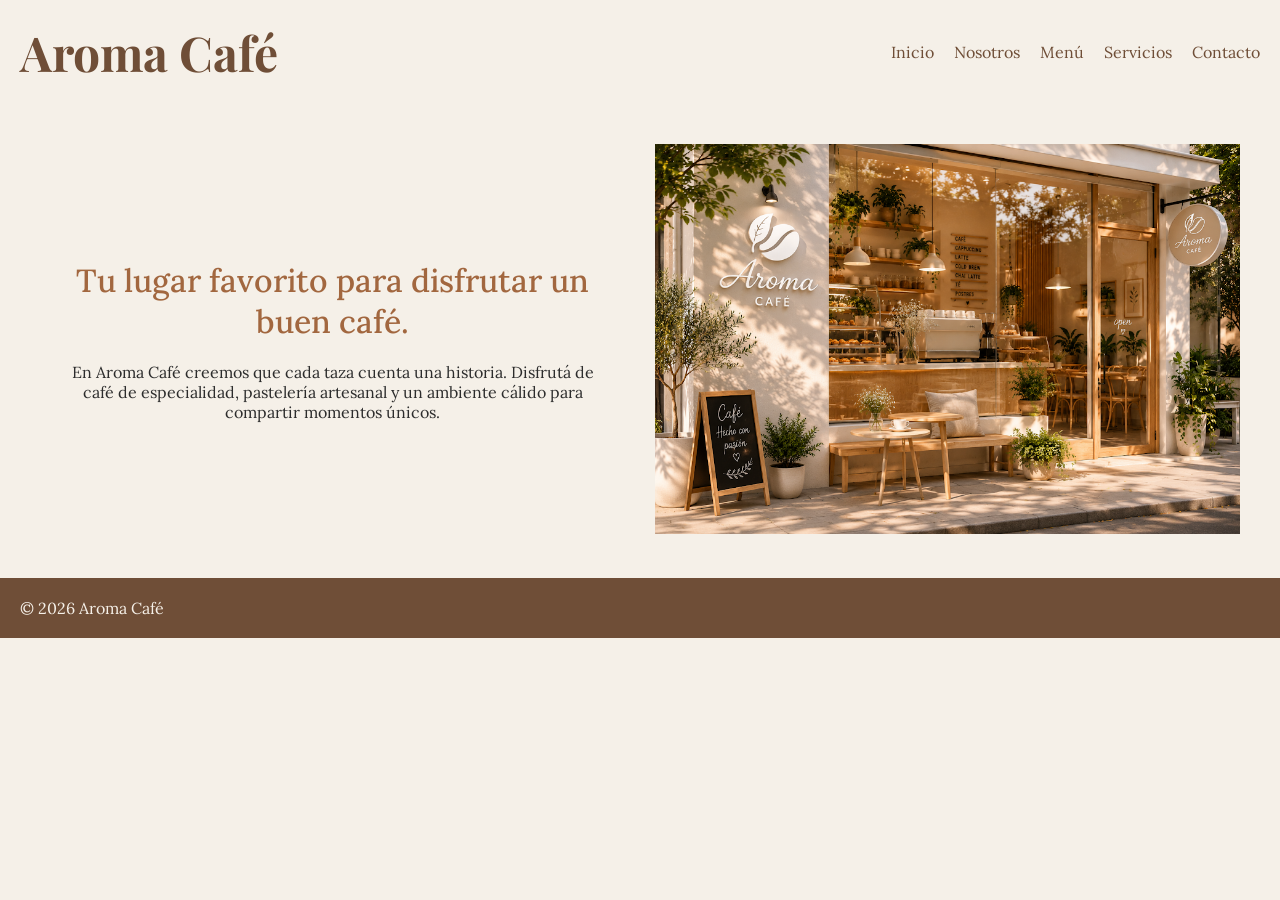
<file: aroma-cafe/index.html>
<!DOCTYPE html>
<html lang="es">
<head>
    <meta charset="UTF-8">
    <meta name="viewport" content="width=device-width, initial-scale=1.0">
    <title>Aroma Café</title>
    <link rel="stylesheet" href="./styles/styles.css">
</head>
<body>
    <header>
        <h1>Aroma Café</h1>
            <nav>
                <ul>
                    <li><a href="index.html">Inicio</a></li>
                    <li><a href="pages/nosotros.html">Nosotros</a></li>
                    <li><a href="pages/menu.html">Menú</a></li>
                    <li><a href="pages/servicios.html">Servicios</a></li>
                    <li><a href="pages/contacto.html">Contacto</a></li>
                </ul>
            </nav>
    </header>
    <main>
        <section class="seccion-inicio">
            <article>
                <h2>Tu lugar favorito para disfrutar un buen café.</h2>
                <p>En Aroma Café creemos que cada taza cuenta una historia.
                Disfrutá de café de especialidad, pastelería artesanal y un ambiente cálido para compartir momentos únicos.</p>
            </article>
            <figure>
                <img src="img/cafeteria.png" alt="Interior Aroma Café">
            </figure>
        </section>
    </main>
    <footer>
        <p> © 2026 Aroma Café </p>
    </footer>
</body>
</html>
</file>
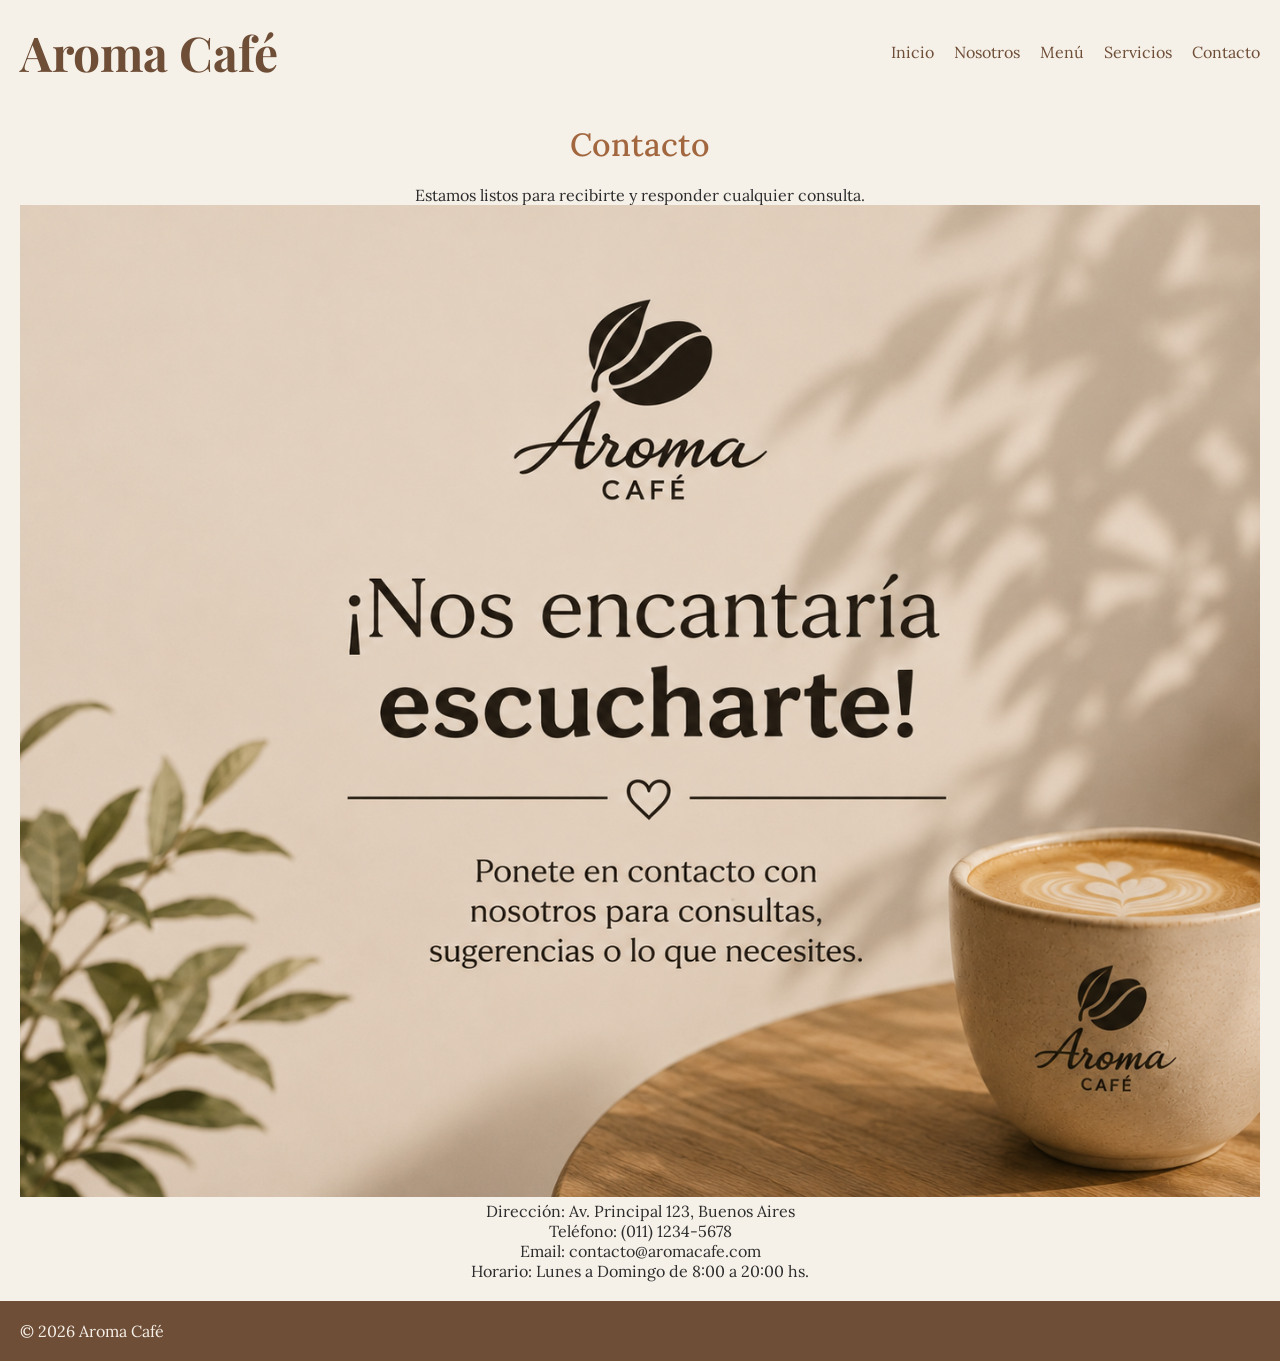
<file: aroma-cafe/pages/contacto.html>
<!DOCTYPE html>
<html lang="es">
<head>
    <meta charset="UTF-8">
    <meta name="viewport" content="width=device-width, initial-scale=1.0">
    <title>Contacto | Aroma Café</title>
    <link rel="stylesheet" href="../styles/styles.css">
</head>
<body>
    <header>
        <h1>Aroma Café</h1>
        <nav>
            <ul>
                <li><a href="../index.html">Inicio</a></li>
                <li><a href="nosotros.html">Nosotros</a></li>
                <li><a href="menu.html">Menú</a></li>
                <li><a href="servicios.html">Servicios</a></li>
                <li><a href="contacto.html">Contacto</a></li>
            </ul>
        </nav>
    </header>
    <main>
        <section>
                <h2>Contacto</h2>
                <p>Estamos listos para recibirte y responder cualquier consulta.</p>
                <figure>
                    <img src="../img/contacto.png" alt="Contacto Aroma Café">
                </figure>
                <p>Dirección: Av. Principal 123, Buenos Aires</p>
                <p>Teléfono: (011) 1234-5678</p>
                <p>Email: contacto@aromacafe.com</p>
                <p>Horario: Lunes a Domingo de 8:00 a 20:00 hs.</p>
        </section>
    </main>
    <footer>
        <p> © 2026 Aroma Café </p>
    </footer>
</body>
</html>
</file>
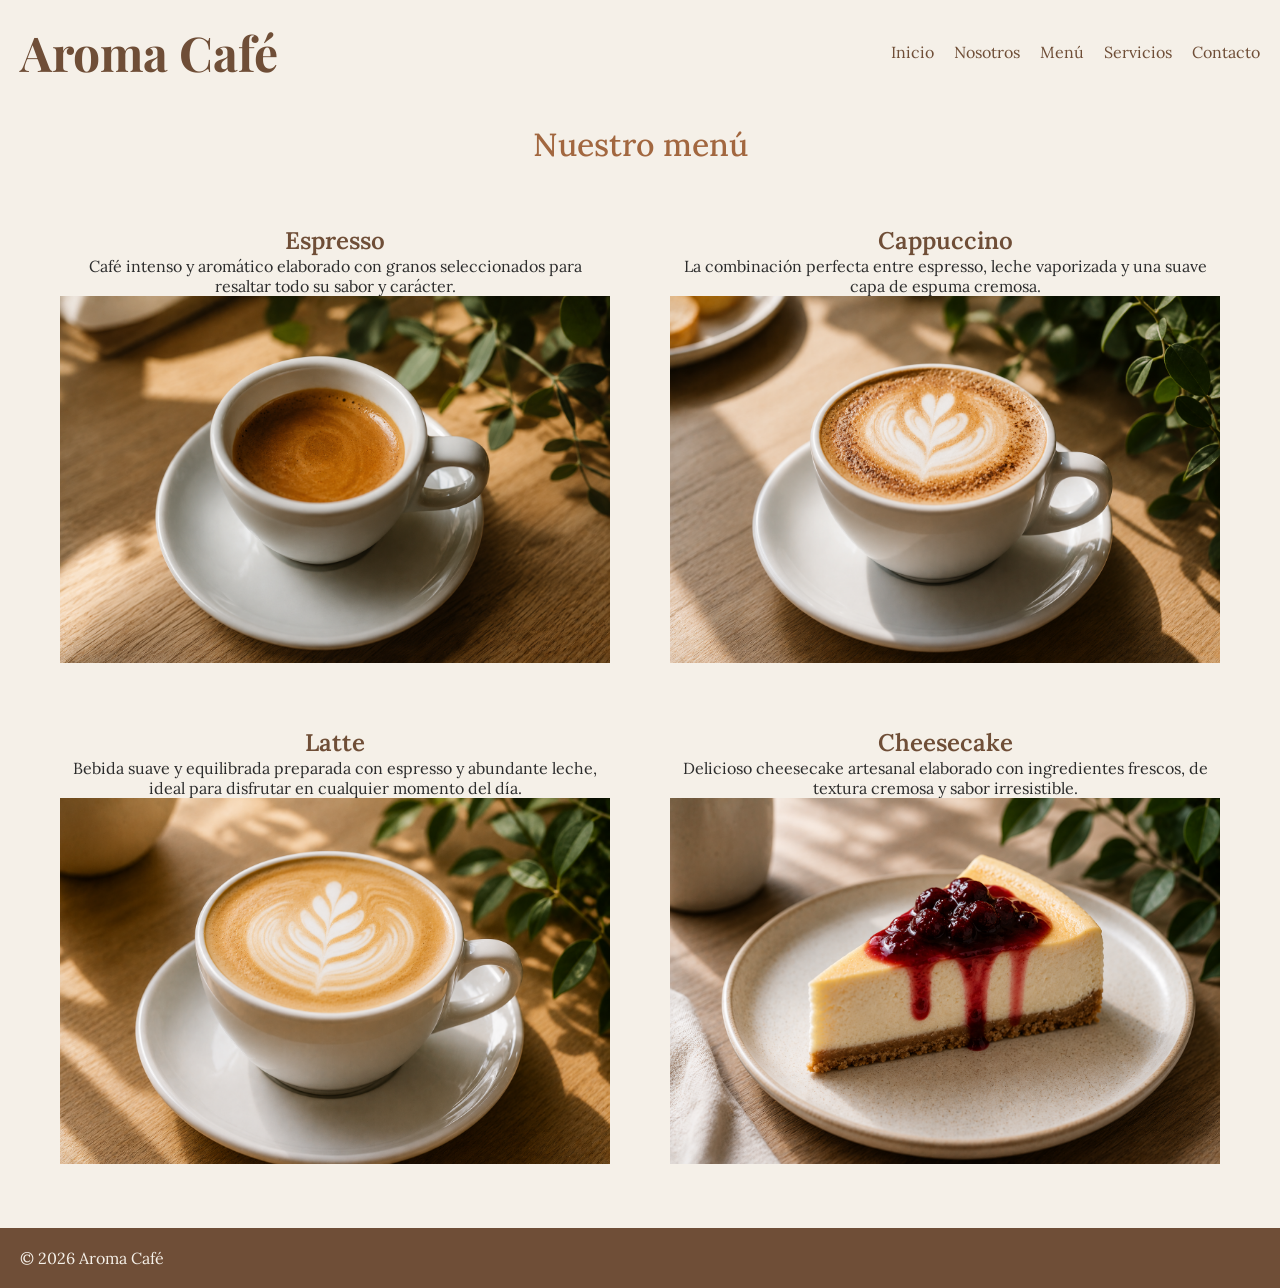
<file: aroma-cafe/pages/menu.html>
<!DOCTYPE html>
<html lang="es">
<head>
    <meta charset="UTF-8">
    <meta name="viewport" content="width=device-width, initial-scale=1.0">
    <title>Menu | Aroma Café</title>
    <link rel="stylesheet" href="../styles/styles.css">
</head>
<body>
    <header>
        <h1>Aroma Café</h1>
        <nav>
            <ul>
                <li><a href="../index.html">Inicio</a></li>
                <li><a href="nosotros.html">Nosotros</a></li>
                <li><a href="menu.html">Menú</a></li>
                <li><a href="servicios.html">Servicios</a></li>
                <li><a href="contacto.html">Contacto</a></li>
            </ul>
        </nav>
    </header>
    <main>
        <h2>Nuestro menú</h2>
        <section class="seccion-menu">
            <article>
                <h3>Espresso</h3>
                <p>Café intenso y aromático elaborado con granos seleccionados para resaltar todo su sabor y carácter.</p>    
                <figure>
                    <img src="../img/espresso.png" alt="Espresso">
                </figure>
            </article>
            <article>
                <h3>Cappuccino</h3>
                <p>La combinación perfecta entre espresso, leche vaporizada y una suave capa de espuma cremosa.</p>    
                <figure>
                    <img src="../img/cappuccino.png" alt="Cappuccino">
                </figure>
            </article>
            <article>
                <h3>Latte</h3>
                <p>Bebida suave y equilibrada preparada con espresso y abundante leche, ideal para disfrutar en cualquier momento del día.</p>    
                <figure>
                    <img src="../img/latte.png" alt="Latte">
                </figure>
            </article>  
            <article>
                <h3>Cheesecake</h3>
                <p>Delicioso cheesecake artesanal elaborado con ingredientes frescos, de textura cremosa y sabor irresistible.</p>    
                <figure>
                    <img src="../img/cheesecake.png" alt="Cheesecake">
                </figure>
            </article>   
        </section>
    </main>
    <footer>
        <p> © 2026 Aroma Café </p>
    </footer>
</body>
</html>
</file>
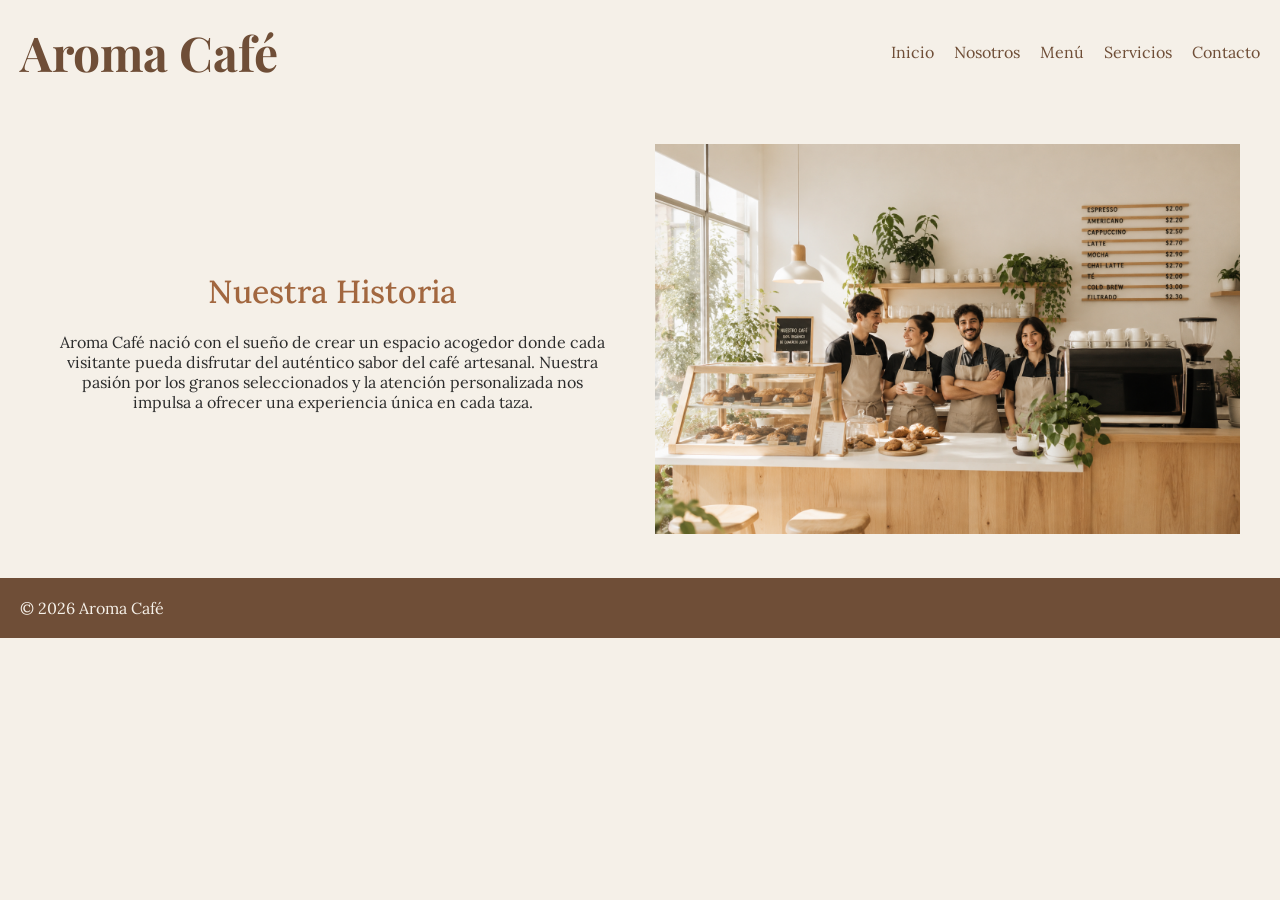
<file: aroma-cafe/pages/nosotros.html>
<!DOCTYPE html>
<html lang="es">
<head>
    <meta charset="UTF-8">
    <meta name="viewport" content="width=device-width, initial-scale=1.0">
    <title>Nosotros | Aroma Café</title>
    <link rel="stylesheet" href="../styles/styles.css">
</head>
<body>
    <header>
        <h1>Aroma Café</h1>
        <nav>
            <ul>
                <li><a href="../index.html">Inicio</a></li>
                <li><a href="nosotros.html">Nosotros</a></li>
                <li><a href="menu.html">Menú</a></li>
                <li><a href="servicios.html">Servicios</a></li>
                <li><a href="contacto.html">Contacto</a></li>
            </ul>
        </nav>
    </header>
    <main>
        <section class="seccion-inicio">
            <article>
                <h2>Nuestra Historia</h2>
                <p>Aroma Café nació con el sueño de crear un espacio acogedor donde cada visitante pueda disfrutar del auténtico sabor del café artesanal. Nuestra pasión por los granos seleccionados y la atención personalizada nos impulsa a ofrecer una experiencia única en cada taza.</p>
            </article>    
            <figure>
                <img src="../img/nosotros.png" alt="Team de Aroma Café">
            </figure>
        </section>
    </main>
    <footer>
        <p> © 2026 Aroma Café </p>
    </footer>
</body>
</html>
</file>
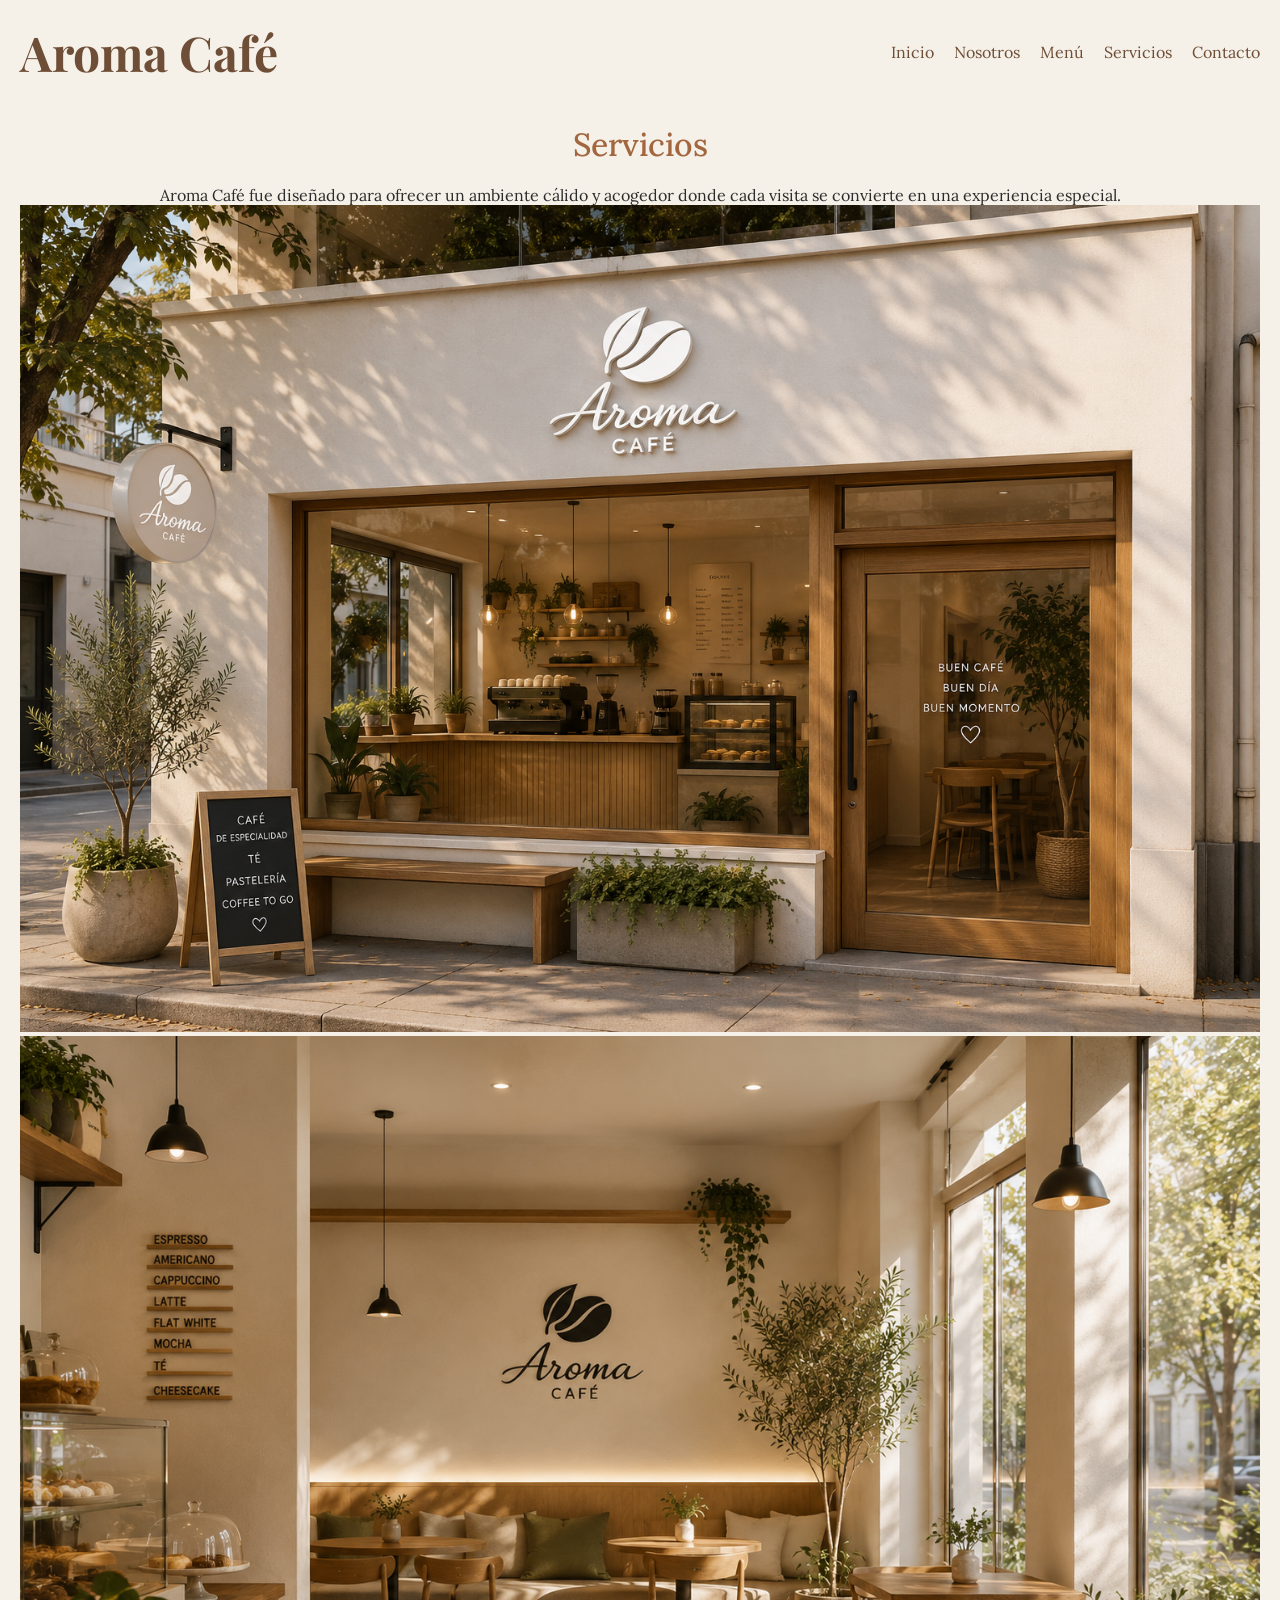
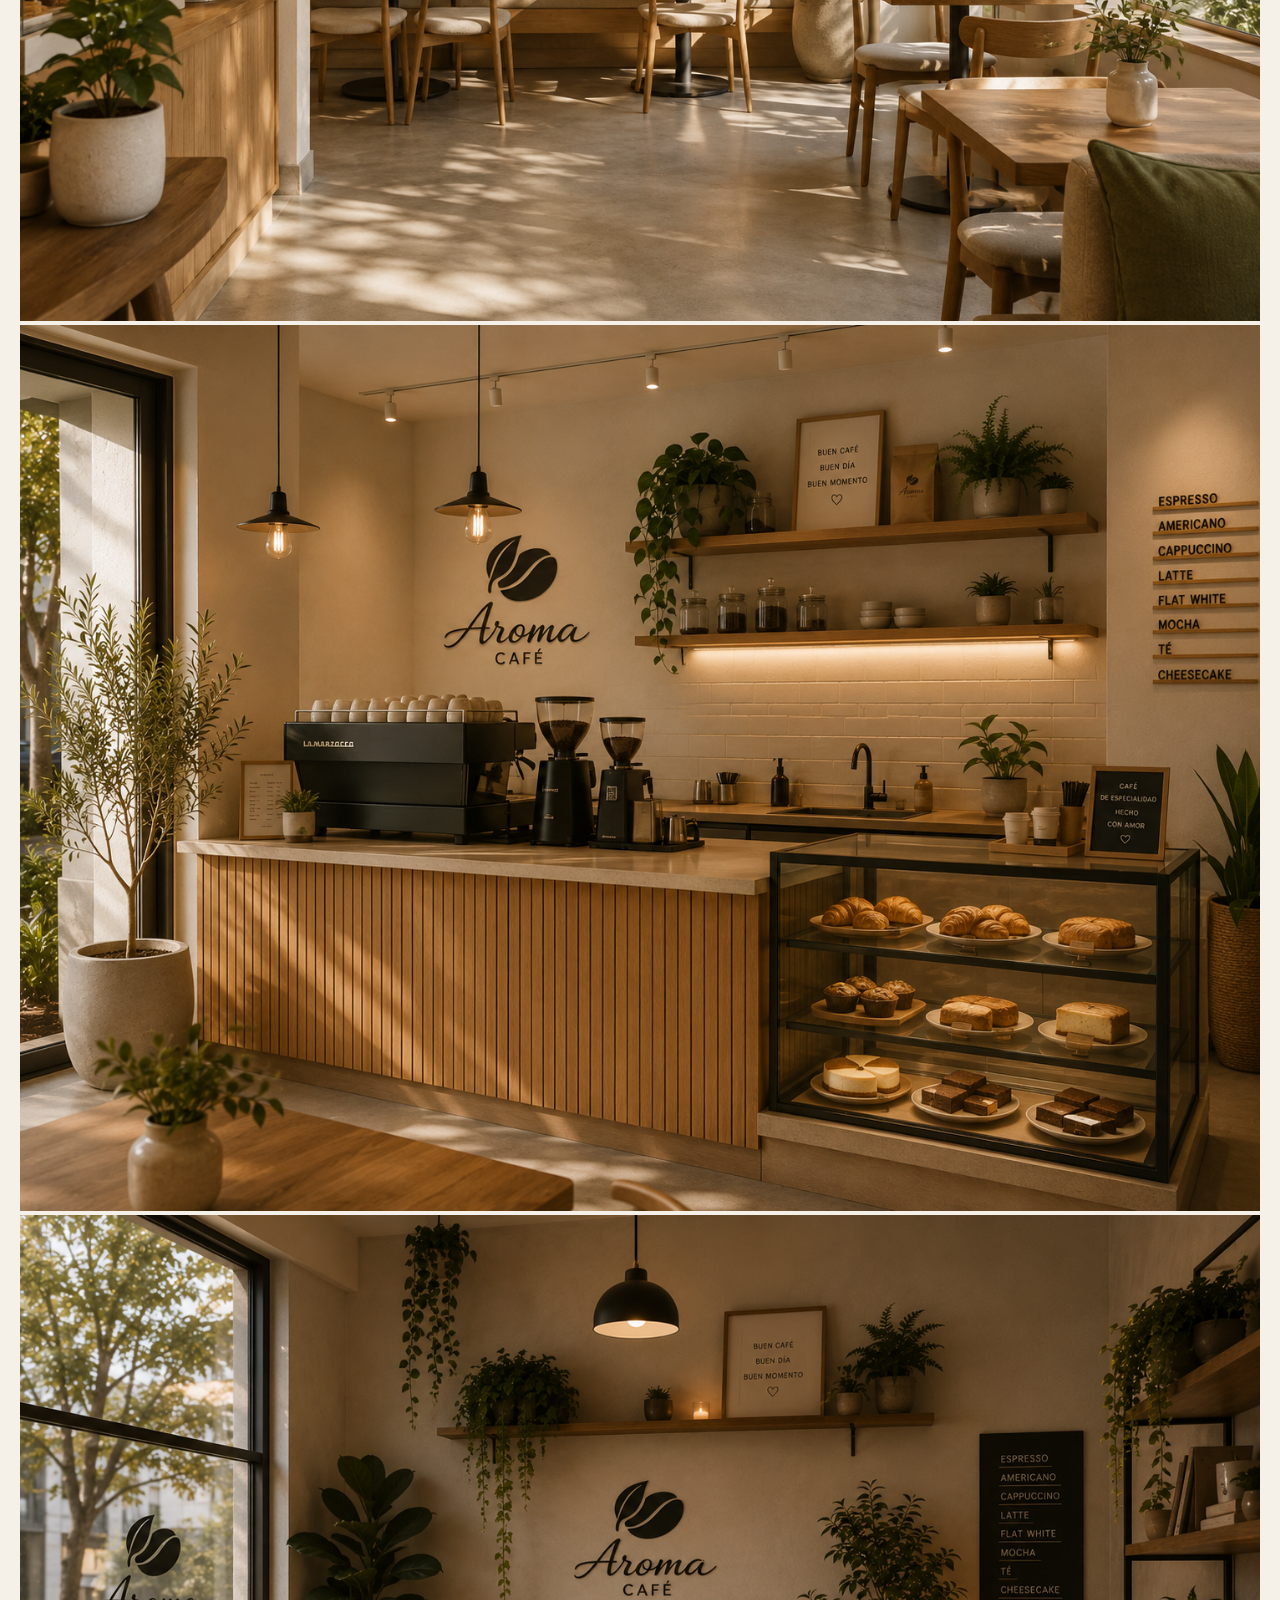
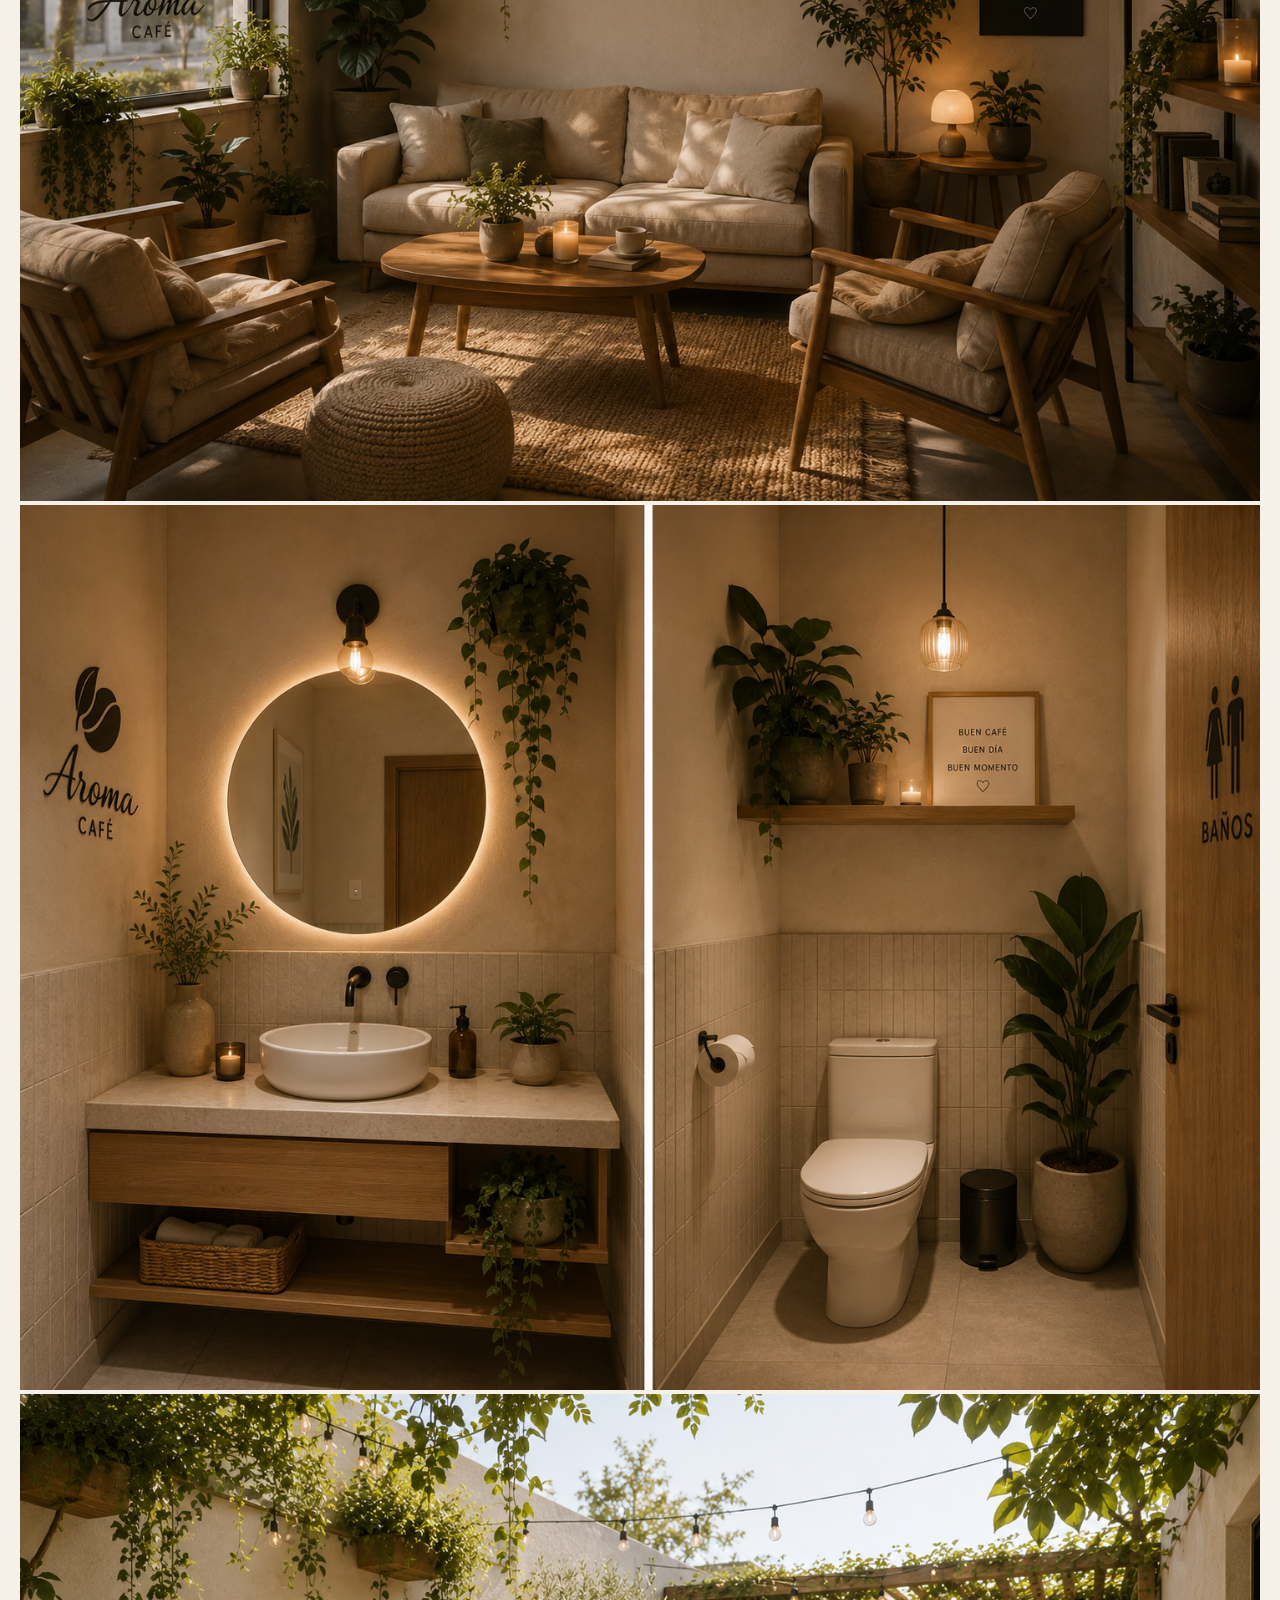
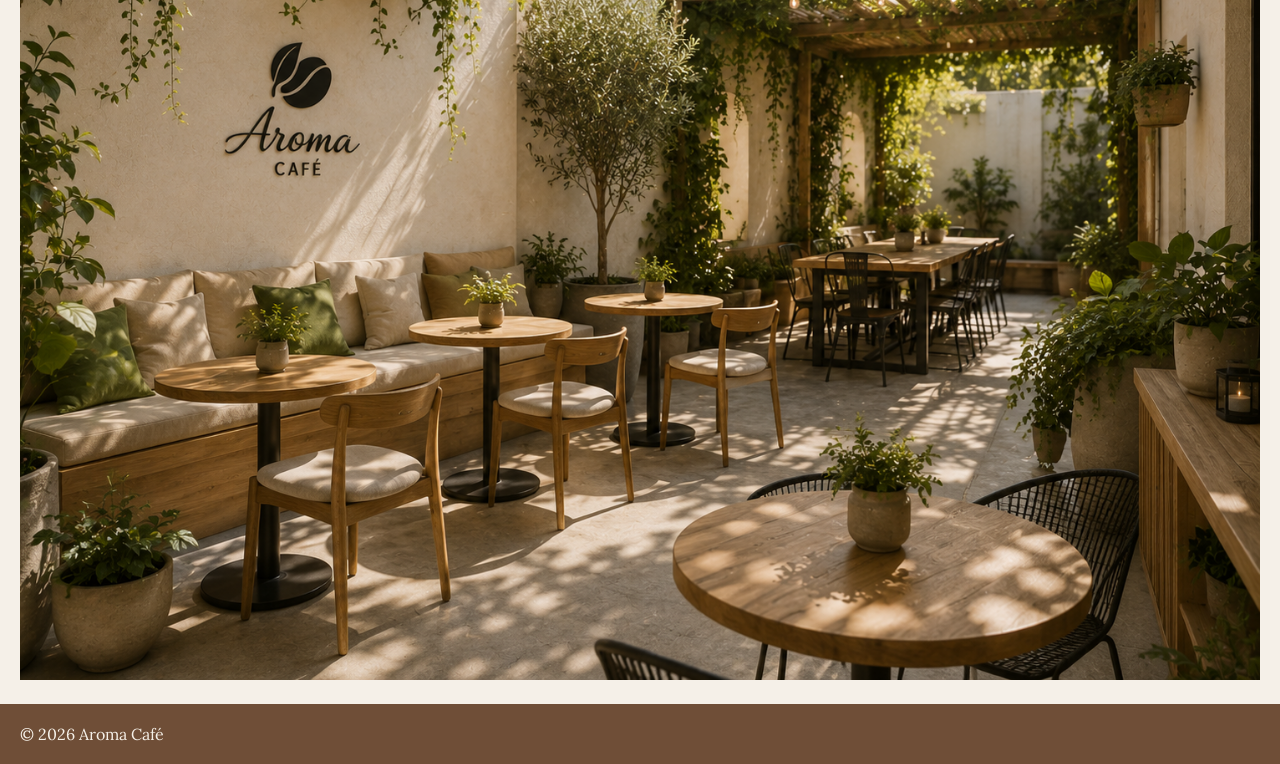
<file: aroma-cafe/pages/servicios.html>
<!DOCTYPE html>
<html lang="es">
<head>
    <meta charset="UTF-8">
    <meta name="viewport" content="width=device-width, initial-scale=1.0">
    <title>Servicios | Aroma Café</title>
    <link rel="stylesheet" href="../styles/styles.css">
</head>
<body>
    <header>
        <h1>Aroma Café</h1>
        <nav>
            <ul>
                <li><a href="../index.html">Inicio</a></li>
                <li><a href="nosotros.html">Nosotros</a></li>
                <li><a href="menu.html">Menú</a></li>
                <li><a href="servicios.html">Servicios</a></li>
                <li><a href="contacto.html">Contacto</a></li>
            </ul>
        </nav>
    </header>
    <main>
        <section>
            <article>
                <h2>Servicios</h2>
                <p>Aroma Café fue diseñado para ofrecer un ambiente cálido y acogedor donde cada visita se convierte en una experiencia especial.</p>
                <figure>
                    <img src="../img/exterior-de-la-cafeteria.png" alt="Exterior Aroma Café">
                </figure>
                <figure>
                    <img src="../img/interior-de-la-cafeteria.png" alt="Interior Aroma Café">
                </figure>
                <figure>
                    <img src="../img/barra-de-la-cafeteria.png" alt="Barra Aroma Café">
                </figure>
                <figure>
                    <img src="../img/sala-de-estar-cafeteria.png" alt="Sala de estar Aroma Café">
                </figure>
                <figure>
                    <img src="../img/bano-cafeteria.png" alt="Baño Aroma Café">
                </figure>
                <figure>
                    <img src="../img/patio-cafeteria.png" alt="Patio Aroma Café">
                </figure>
            </article>
        </section>
    </main>
    <footer>
        <p> © 2026 Aroma Café </p>
    </footer>
</body>
</html>
</file>
<file: aroma-cafe/styles/styles.css>
/* playfair - importacion de fuente */
@import url('https://fonts.googleapis.com/css2?family=Playfair+Display:ital,wght@0,400..900;1,400..900&display=swap');
/* font-family: "Playfair Display", serif; */

/* lora - importacion de fuente */
@import url('https://fonts.googleapis.com/css2?family=Lora:ital,wght@0,400..700;1,400..700&family=Playfair+Display:ital,wght@0,400..900;1,400..900&display=swap');
/* font-family: "Lora", serif; */

*{
    margin: 0;
    padding: 0;
    box-sizing: border-box;
}

/* fuente h1 */
h1{
    color: #6F4E37;
    font-size: 3rem;
    font-family: "Playfair Display", serif;
    font-weight: 700;
    text-align: center;
}
/* fuente h2 */
h2{
    color: #A2673F;
    font-size: 2rem;
    font-family: "Lora", serif;
    font-weight: 500;
    margin-bottom: 20px;
}
/* fuente h3 */
h3{
    color: #6F4E37;
    font-size: 1.5rem;
    font-family: "Lora", serif;
    font-weight: 600;
}
/* fuente p */
p{
    color: #2C2C2C;
    font-size: 1rem;
    font-family: "Lora", serif;
    font-weight: 400;
}
/* estilos generales */
body{
    background-color: #F5F0E8;
}
img{
    max-width: 100%;
}
.seccion-inicio{
    display: grid;
    grid-template-areas:
        "texto"
        "imagen";
    gap: 30px;
    padding: 20px;
}
.seccion-inicio article{
    grid-area: texto;
    padding: 20px;
}
.seccion-inicio figure{
    grid-area: imagen;
}
/* seccion menu */
.seccion-menu{
    display: flex;
    flex-wrap: wrap;
    justify-content: center;
    gap: 20px;
    padding: 20px;
}
.seccion-menu article{
    flex: 1 1 100%;
    padding: 20px;
}
/* navegacion */
nav ul{
    list-style: none;
    display: flex;
    justify-content: center;
    flex-wrap: wrap;
    gap: 10px;
}
nav a{
    color: #6F4E37;
    font-family: "Lora", serif;
    text-decoration: none;
}
/* footer */
footer{
    background-color: #6F4E37;
    padding: 20px;
}
footer p{
    color: #F5F0E8;
}
/* alineacion */
header{
    display: flex;
    flex-direction: column;
    align-items: center;
    gap: 20px;
    padding: 20px;
}
main{
    text-align: center;
    padding: 20px;
}
/* Tablet */
@media (min-width:768px){

    .seccion-menu article{
        flex: 1 1 45%;
    }

}
/* Desktop */
@media (min-width:1024px){

    .seccion-inicio{
        grid-template-areas: "texto imagen";
        grid-template-columns: 1fr 1fr;
        align-items: center;
    }

    .seccion-menu article{
        flex: 1 1 45%;
    }

    header{
        flex-direction: row;
        justify-content: space-between;
    }

    nav ul{
        gap: 20px;
    }

}
</file>
